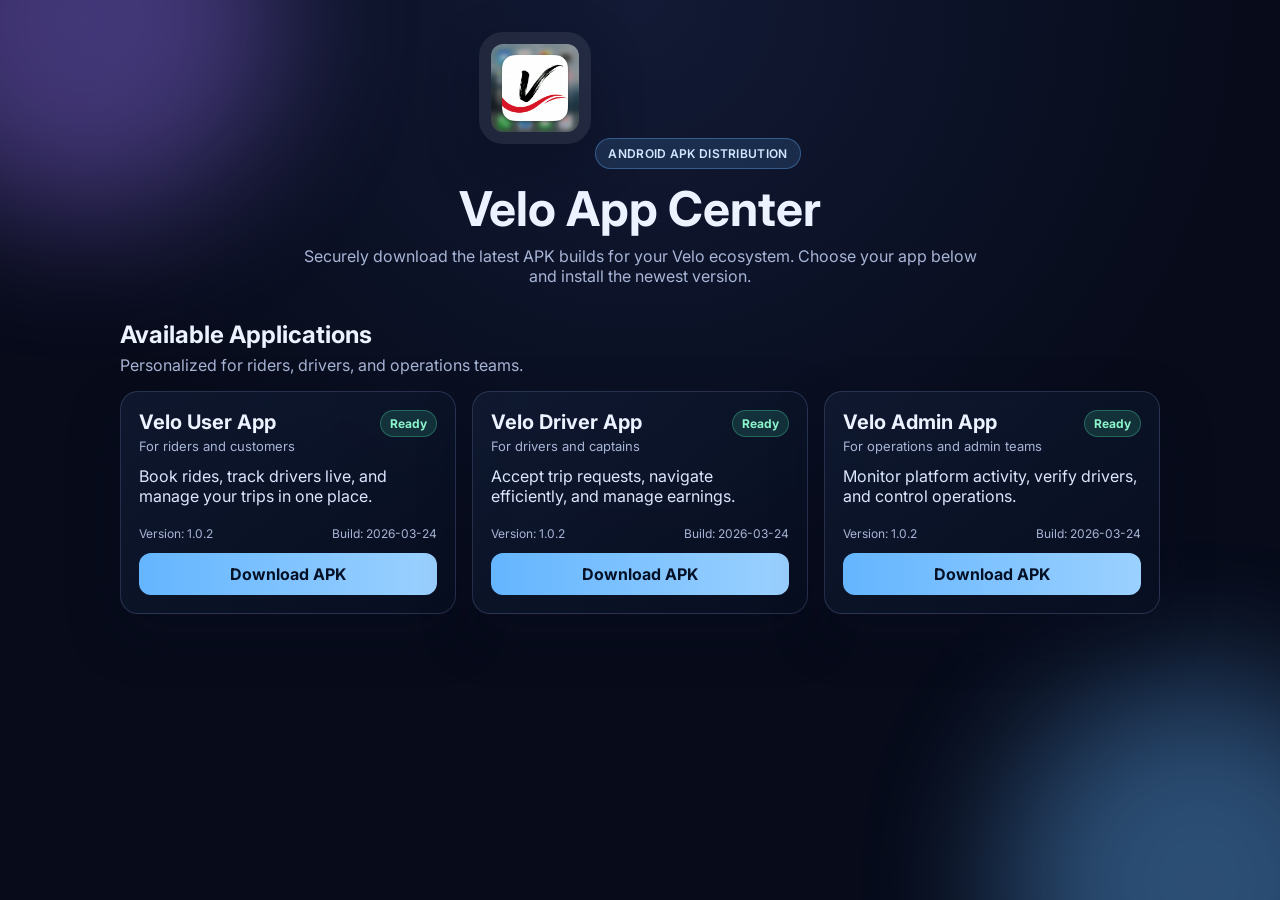
<file: s3-apk-site/index.html>
<!DOCTYPE html>
<html lang="en">
  <head>
    <meta charset="UTF-8" />
    <meta name="viewport" content="width=device-width, initial-scale=1.0" />
    <title>Velo App Downloads</title>
    <meta
      name="description"
      content="Download the latest Velo Android apps for riders, drivers, and administrators."
    />
    <link rel="preconnect" href="https://fonts.googleapis.com" />
    <link rel="preconnect" href="https://fonts.gstatic.com" crossorigin />
    <link
      href="https://fonts.googleapis.com/css2?family=Inter:wght@400;500;600;700;800&display=swap"
      rel="stylesheet"
    />
    <link rel="stylesheet" href="./styles.css" />
  </head>
  <body>
    <div class="background-glow glow-1"></div>
    <div class="background-glow glow-2"></div>
    <main class="shell">
      <header class="hero">
        <img class="logo" src="./assets/velo_logo.png" alt="Velo logo" />
        <span class="pill">Android APK Distribution</span>
        <h1>Velo App Center</h1>
        <p>
          Securely download the latest APK builds for your Velo ecosystem.
          Choose your app below and install the newest version.
        </p>
      </header>

      <section class="apps-header">
        <h2>Available Applications</h2>
        <p>Personalized for riders, drivers, and operations teams.</p>
      </section>

      <section id="apps-grid" class="apps-grid" aria-live="polite"></section>
    </main>

    <template id="app-card-template">
      <article class="app-card">
        <div class="app-top">
          <div>
            <h3 class="app-name"></h3>
            <p class="app-role"></p>
          </div>
          <span class="status"></span>
        </div>
        <p class="app-description"></p>
        <div class="app-meta">
          <span class="version"></span>
          <span class="build-date"></span>
        </div>
        <a class="download-btn" target="_blank" rel="noopener noreferrer">
          Download APK
        </a>
      </article>
    </template>

    <script src="./site.js" defer></script>
  </body>
</html>
</file>
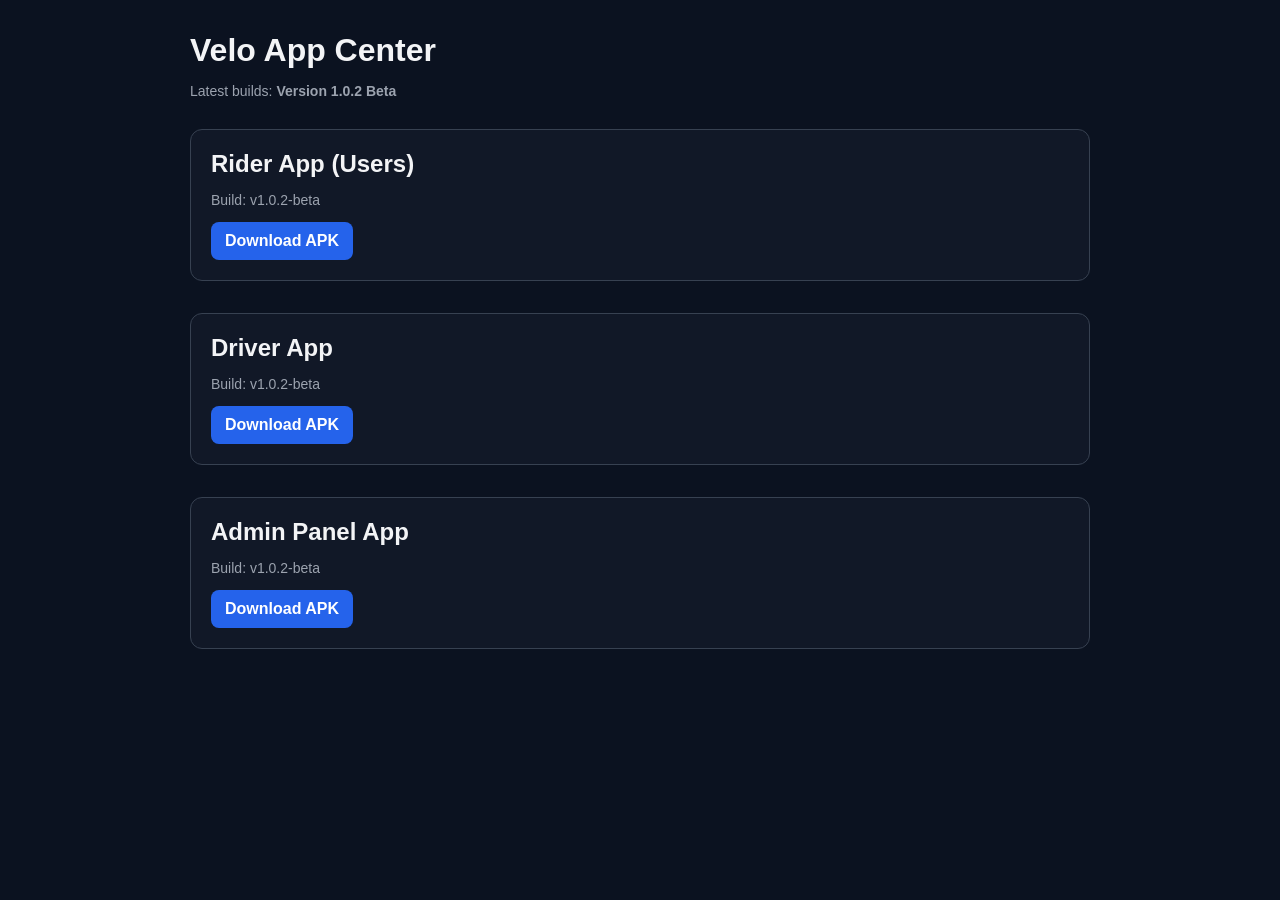
<file: infra/site/index.html>
<!doctype html>
<html lang="en">
<head>
  <meta charset="utf-8" />
  <meta name="viewport" content="width=device-width, initial-scale=1" />
  <title>Velo App Downloads</title>
  <style>
    body { font-family: Arial, sans-serif; background: #0b1220; color: #f3f4f6; margin: 0; }
    .wrap { max-width: 900px; margin: 0 auto; padding: 32px 16px; }
    .card { background: #111827; border: 1px solid #374151; border-radius: 12px; padding: 20px; margin-top: 16px; }
    .btn { display: inline-block; padding: 10px 14px; border-radius: 8px; text-decoration: none; background: #2563eb; color: #fff; font-weight: 600; }
    .muted { color: #9ca3af; font-size: 14px; }
    h1, h2 { margin: 0 0 10px; }
    .row { display: grid; grid-template-columns: 1fr; gap: 16px; }
  </style>
</head>
<body>
  <div class="wrap">
    <h1>Velo App Center</h1>
    <p class="muted">Latest builds: <strong>Version 1.0.2 Beta</strong></p>

    <div class="row">
      <div class="card">
        <h2>Rider App (Users)</h2>
        <p class="muted">Build: v1.0.2-beta</p>
        <a class="btn" href="users-v1.0.2-beta.apk">Download APK</a>
      </div>

      <div class="card">
        <h2>Driver App</h2>
        <p class="muted">Build: v1.0.2-beta</p>
        <a class="btn" href="drivers-v1.0.2-beta.apk">Download APK</a>
      </div>

      <div class="card">
        <h2>Admin Panel App</h2>
        <p class="muted">Build: v1.0.2-beta</p>
        <a class="btn" href="admin-v1.0.2-beta.apk">Download APK</a>
      </div>
    </div>
  </div>
</body>
</html>
</file>
<file: s3-apk-site/styles.css>
:root {
  --bg: #070b1a;
  --bg-soft: #10182f;
  --card: rgba(17, 28, 52, 0.75);
  --text: #ecf2ff;
  --muted: #a8b5d6;
  --brand: #64b5ff;
  --brand-2: #9b78ff;
  --success: #44d29f;
  --warn: #f6c15a;
  --radius: 18px;
  --shadow: 0 20px 50px rgba(8, 13, 30, 0.45);
}

* {
  box-sizing: border-box;
}

body {
  margin: 0;
  font-family: "Inter", system-ui, -apple-system, BlinkMacSystemFont, "Segoe UI",
    sans-serif;
  color: var(--text);
  background: radial-gradient(circle at top, #121a35 0%, var(--bg) 56%);
  min-height: 100vh;
  overflow-x: hidden;
}

.background-glow {
  position: fixed;
  width: 400px;
  height: 400px;
  border-radius: 999px;
  filter: blur(70px);
  z-index: -1;
  opacity: 0.4;
}

.glow-1 {
  top: -180px;
  left: -120px;
  background: var(--brand-2);
}

.glow-2 {
  bottom: -180px;
  right: -120px;
  background: var(--brand);
}

.shell {
  max-width: 1080px;
  margin: 0 auto;
  padding: 32px 20px 52px;
}

.hero {
  text-align: center;
  margin-bottom: 34px;
}

.logo {
  width: 112px;
  height: 112px;
  object-fit: contain;
  border-radius: 24px;
  margin-bottom: 14px;
  box-shadow: var(--shadow);
  background: rgba(255, 255, 255, 0.08);
  padding: 12px;
}

.pill {
  display: inline-block;
  padding: 7px 12px;
  border-radius: 999px;
  background: rgba(100, 181, 255, 0.15);
  border: 1px solid rgba(100, 181, 255, 0.35);
  color: #cfe7ff;
  font-size: 12px;
  letter-spacing: 0.3px;
  font-weight: 600;
  text-transform: uppercase;
}

h1 {
  font-size: clamp(28px, 5vw, 48px);
  line-height: 1.1;
  margin: 14px 0 10px;
}

.hero p {
  margin: 0 auto;
  max-width: 700px;
  color: var(--muted);
}

.apps-header {
  margin-bottom: 16px;
}

.apps-header h2 {
  margin: 0 0 6px;
  font-size: 24px;
}

.apps-header p {
  margin: 0;
  color: var(--muted);
}

.apps-grid {
  display: grid;
  grid-template-columns: repeat(auto-fit, minmax(250px, 1fr));
  gap: 16px;
}

.app-card {
  background: linear-gradient(140deg, var(--card) 0%, rgba(8, 15, 34, 0.8) 100%);
  border: 1px solid rgba(154, 176, 235, 0.2);
  backdrop-filter: blur(4px);
  border-radius: var(--radius);
  padding: 18px;
  box-shadow: var(--shadow);
  display: flex;
  flex-direction: column;
  gap: 12px;
}

.app-top {
  display: flex;
  justify-content: space-between;
  gap: 10px;
  align-items: flex-start;
}

.app-name {
  margin: 0;
  font-size: 20px;
}

.app-role {
  margin: 4px 0 0;
  color: var(--muted);
  font-size: 13px;
}

.status {
  font-size: 12px;
  font-weight: 700;
  padding: 5px 9px;
  border-radius: 999px;
  white-space: nowrap;
}

.status.live {
  background: rgba(68, 210, 159, 0.16);
  color: #8cf5cb;
  border: 1px solid rgba(68, 210, 159, 0.35);
}

.status.pending {
  background: rgba(246, 193, 90, 0.16);
  color: #ffdb95;
  border: 1px solid rgba(246, 193, 90, 0.35);
}

.app-description {
  margin: 0;
  color: #dce6ff;
  min-height: 48px;
}

.app-meta {
  display: flex;
  justify-content: space-between;
  flex-wrap: wrap;
  gap: 8px;
  font-size: 12px;
  color: var(--muted);
}

.download-btn {
  margin-top: auto;
  text-decoration: none;
  text-align: center;
  font-weight: 700;
  padding: 11px 14px;
  border-radius: 12px;
  color: #041025;
  background: linear-gradient(90deg, var(--brand), #9bd1ff);
  transition: transform 0.15s ease, filter 0.15s ease;
}

.download-btn:hover {
  transform: translateY(-2px);
  filter: brightness(1.05);
}

.download-btn.disabled {
  pointer-events: none;
  background: rgba(255, 255, 255, 0.14);
  color: #b8c8ea;
}
</file>
